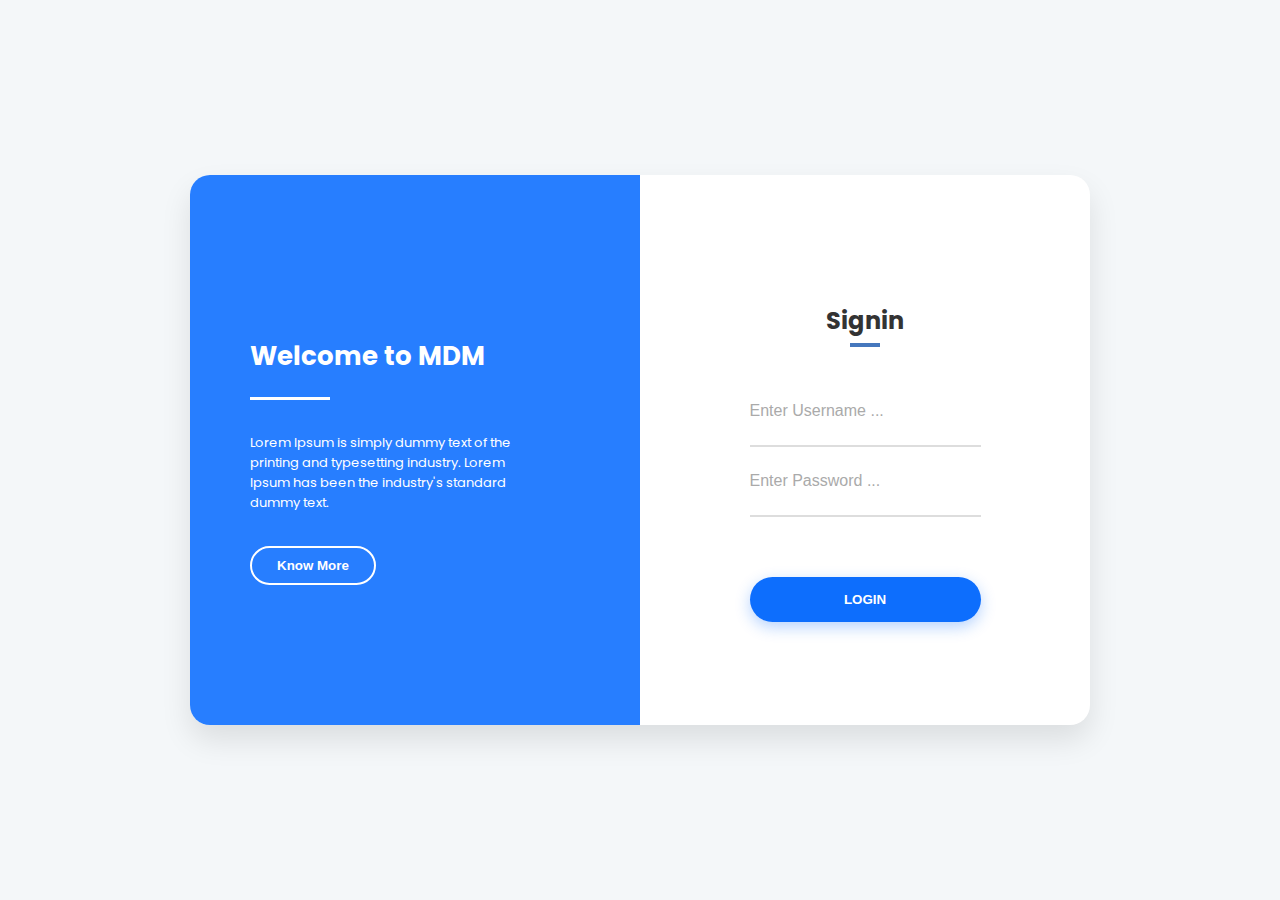
<file: index.html>
<!DOCTYPE html>
<html lang="es">
<head>
    <meta charset="UTF-8">
    <meta name="viewport" content="width=device-width, initial-scale=1.0">
    <title>Formulario de Inicio de Sesión</title>
    <link rel="stylesheet" href="index.css">
    <link href="https://fonts.googleapis.com/css2?family=Poppins:wght@400;500;600&display=swap" rel="stylesheet">
</head>
<body>

    <div class="login">
        <div class="shape shape-left"></div>
        <div class="shape shape-right"></div>

        <div class="info-panel">
            <h2>Welcome to MDM</h2>
            <div class="division-izq"></div>
            <p>
                Lorem Ipsum is simply dummy text of the printing and typesetting industry. Lorem Ipsum has been the industry's standard dummy text.
            </p>
            <button class="know-more-btn">Know More</button>
        </div>

        <div class="form-panel">
            <h3>Signin</h3>
            <div class="division-der"></div>
            <form action="#">
                <div class="input">
                    <input type="text" id="username" name="username" placeholder="Enter Username ..." required>
                </div>
                <div class="input">
                    <input type="password" id="password" name="password" placeholder="Enter Password ..." required>
                </div>
                <button type="submit" class="login-btn">LOGIN</button>
            </form>
        </div>
    </div>

</body>
</html>
</file>
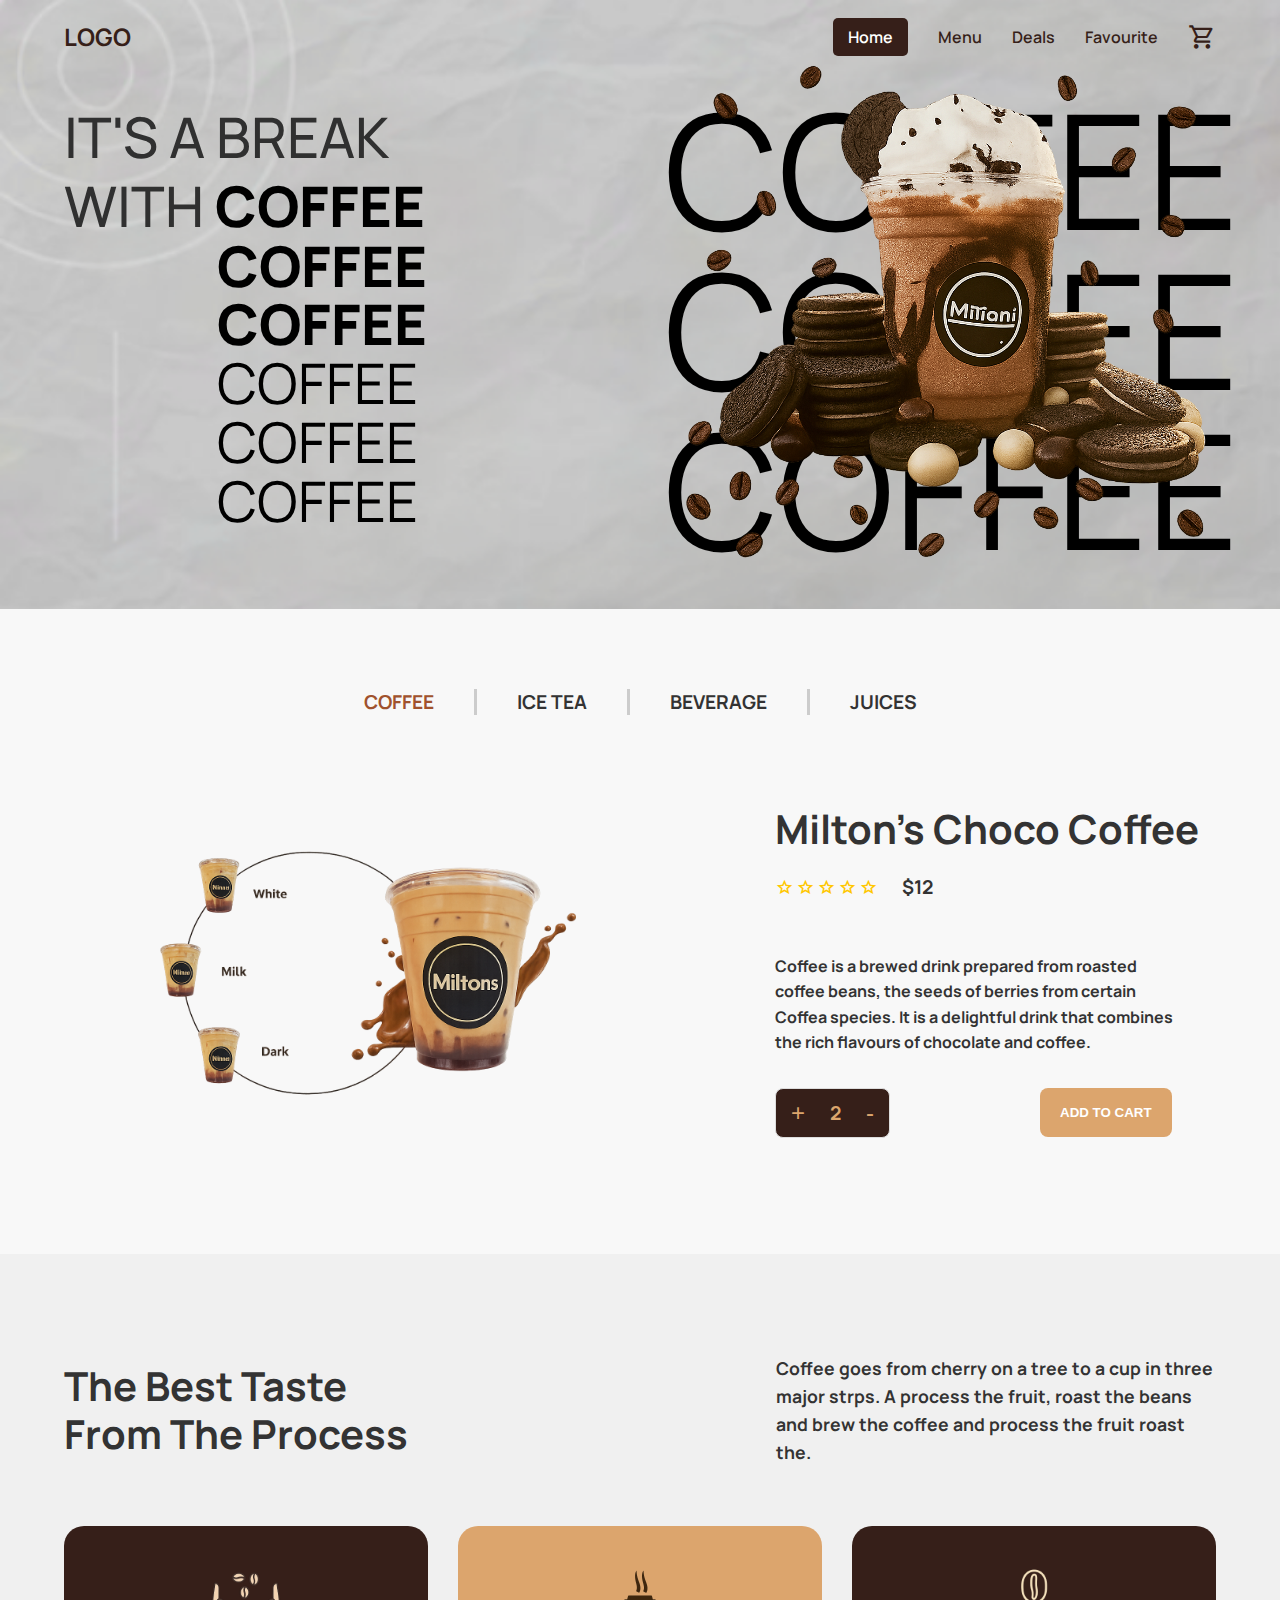
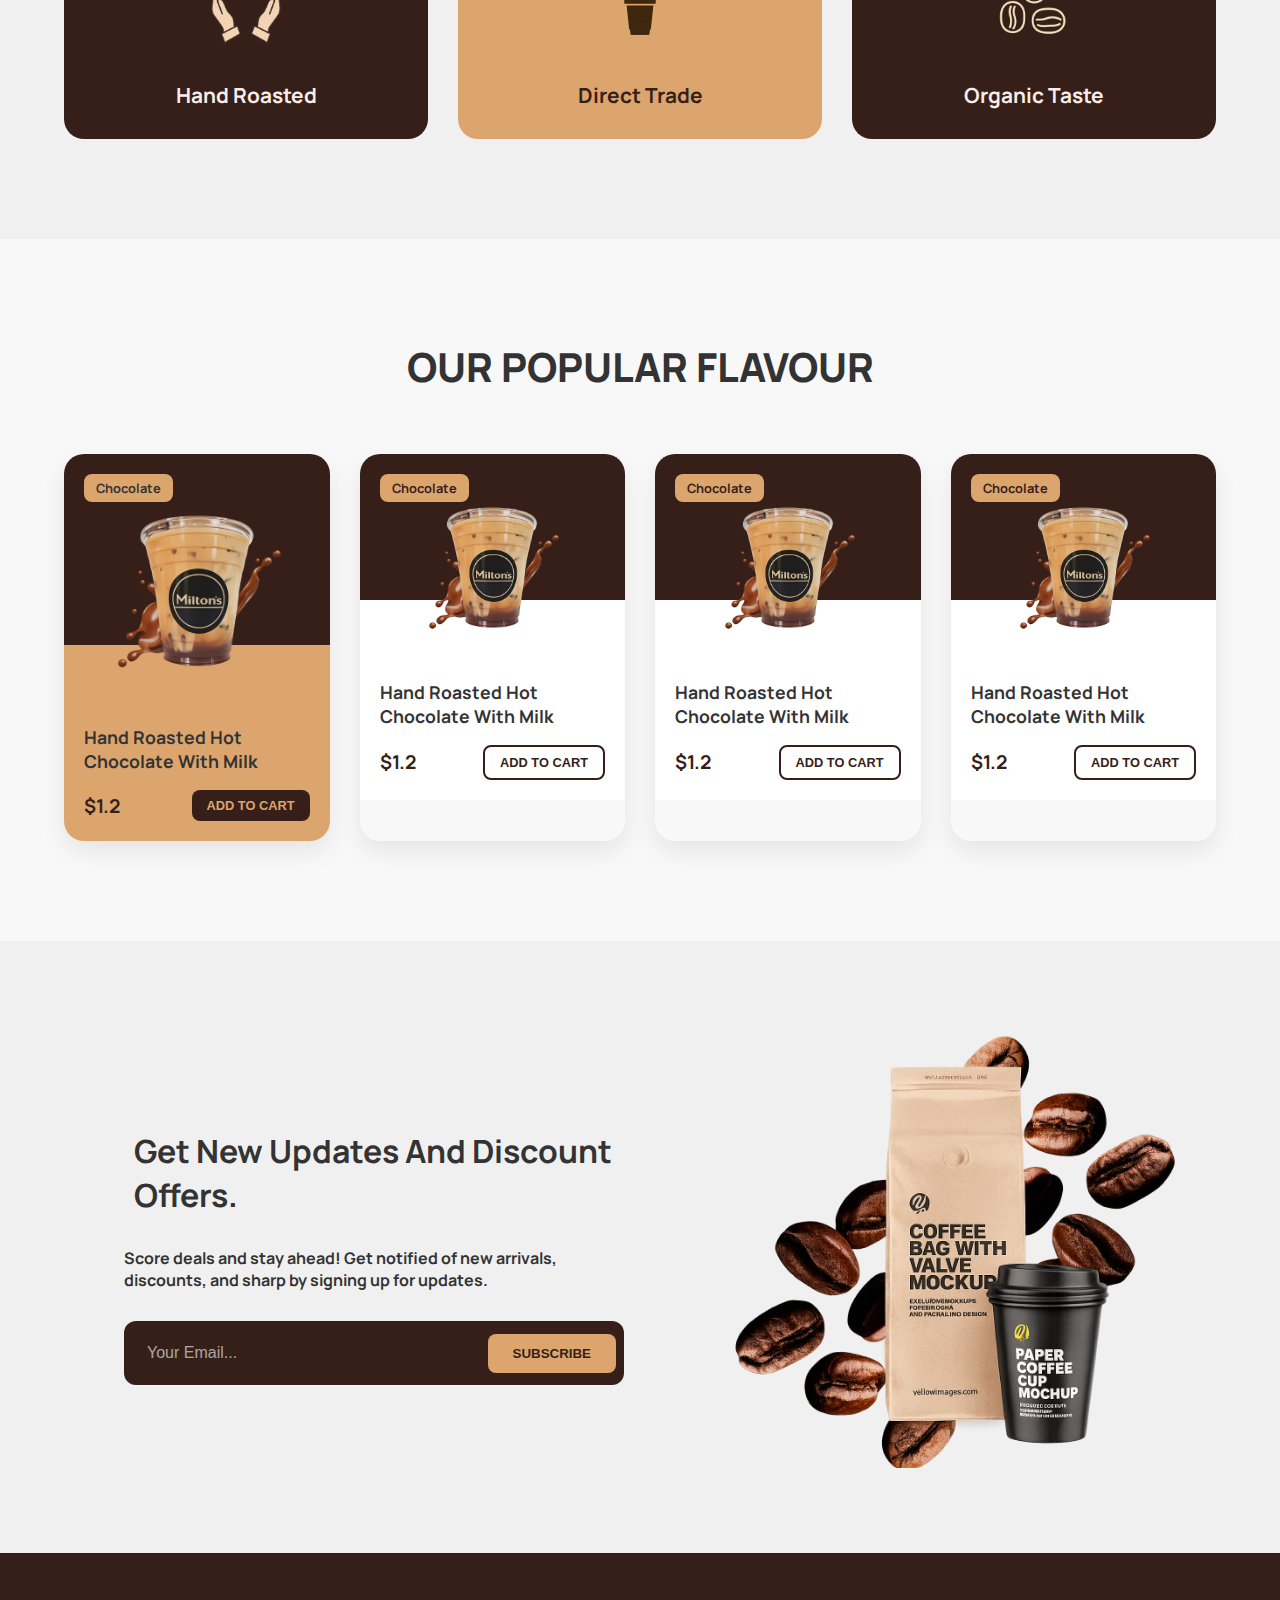
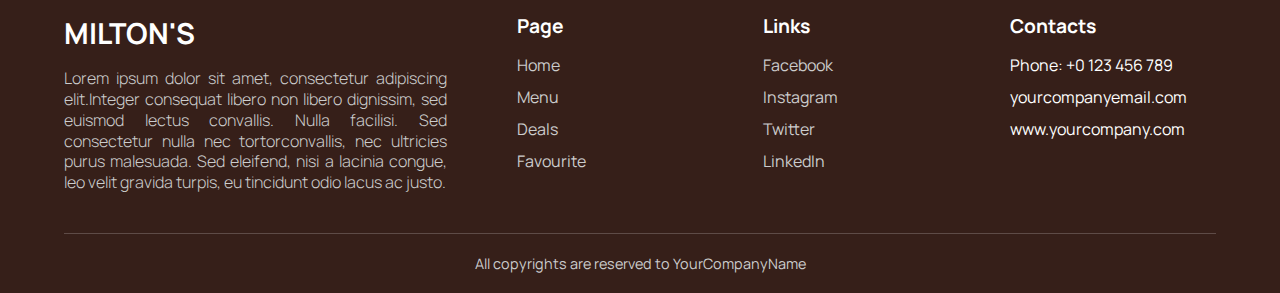
<file: pagina/tarea4.html>
<!DOCTYPE html>
<html lang="es">

<head>
    <meta charset="UTF-8">
    <meta name="viewport" content="width=device-width, initial-scale=1.0">
    <title>Coffee Shop Pagina</title>
    <link rel="stylesheet" href="tarea4.css">
    <link rel="preconnect" href="https://fonts.googleapis.com">
    <link rel="preconnect" href="https://fonts.gstatic.com" crossorigin>
    <link href="https://fonts.googleapis.com/css2?family=Anton&family=Manrope:wght@400;600;700&display=swap"
        rel="stylesheet">
    <link rel="stylesheet"
        href="https://fonts.googleapis.com/css2?family=Material+Symbols+Outlined:opsz,wght,FILL,GRAD@20..48,100..700,0..1,-50..200&icon_names=shopping_cart" />
    <link rel="stylesheet"
        href="https://fonts.googleapis.com/css2?family=Material+Symbols+Outlined:opsz,wght,FILL,GRAD@20..48,100..700,0..1,-50..200" />
</head>

<body>
    <header>
        <div class="container">
            <a href="#" class="logo">LOGO</a>
            <div class="nav-right">
                <nav>
                    <ul>
                        <li><a href="#" class="active">Home</a></li>
                        <li><a href="#">Menu</a></li>
                        <li><a href="#">Deals</a></li>
                        <li><a href="#">Favourite</a></li>
                    </ul>
                </nav>
                <a href="#" class="cart-icon">
                    <span class="material-symbols-outlined">shopping_cart</span>
                </a>
            </div>

        </div>
    </header>

    <main>
        <section class="hero">
            <div class="container">
                <div class="hero-text">
                    <div class="hero-left">
                        <div class="line-1">IT'S A BREAK</div>
                        <div class="line-2">
                            <span class="with">WITH</span>
                            <span class="main-coffee">COFFEE</span>
                        </div>
                    </div>

                    <div class="coffee-column">
                        <div class="stacked-text">
                            <p class="lvl-2">COFFEE</p>
                            <p class="lvl-3">COFFEE</p>
                            <p class="outline-text">COFFEE</p>
                            <p class="outline-text">COFFEE</p>
                            <p class="outline-text">COFFEE</p>
                        </div>
                    </div>
                </div>


                <div class="hero-image">
                    <img src="img/coffee.png" alt="Vaso de café helado con granos de café">
                    <div class="bg-text">
                        <span>CO</span><span>FF</span><span>EE</span>
                        <span>CO</span><span>FF</span><span>EE</span>
                        <span>CO</span><span>FF</span><span>EE</span>
                    </div>
                </div>
            </div>
        </section>

        <section class="main-product">
            <div class="container">
                <nav class="product-nav">
                    <ul>
                        <li><a href="#" class="active">COFFEE</a></li>
                        <li><a href="#">ICE TEA</a></li>
                        <li><a href="#">BEVERAGE</a></li>
                        <li><a href="#">JUICES</a></li>
                    </ul>
                </nav>
                <div class="product-display">
                    <div class="product-image">
                        <img src="img/coffee2.png" alt="Milton's Choco Coffee">
                    </div>
                    <div class="product-details">
                        <h2>Milton's Choco Coffee</h2>

                        <div class="rating-and-price">
                            <div class="rating">
                                <span class="material-symbols-outlined filled">star</span>
                                <span class="material-symbols-outlined filled">star</span>
                                <span class="material-symbols-outlined filled">star</span>
                                <span class="material-symbols-outlined filled">star</span>
                                <span class="material-symbols-outlined filled">star</span>
                            </div>
                            <span class="price">$12</span>
                        </div>
                        <p>Coffee is a brewed drink prepared from roasted coffee beans, the seeds of berries from
                            certain Coffea species. It is a delightful drink that combines the rich flavours of
                            chocolate and coffee.</p>
                        <div class="product-actions">
                            <div class="quantity-selector">
                                <button>+</button>
                                <span>2</span>
                                <button>-</button>
                            </div>
                            <button class="btn-primary">ADD TO CART</button>
                        </div>
                    </div>
                </div>
            </div>
        </section>

        <section class="features">
            <div class="container">
                <div class="features-header">
                    <h2>The Best Taste <br>From The Process</h2>
                    <p>Coffee goes from cherry on a tree to a cup in three major strps. A process the fruit, roast the
                        beans and brew the coffee and process the fruit roast the.</p>
                </div>
                <div class="features-grid">
                    <div class="feature-card">
                        <img src="img/granos con mano.png" alt="Icono de tueste a mano">
                        <h3>Hand Roasted</h3>
                    </div>
                    <div class="feature-card highlighted">
                        <img src="img/vaso de cafe.png" alt="Icono de comercio directo">
                        <h3>Direct Trade</h3>
                    </div>
                    <div class="feature-card dark">
                        <img src="img/granos de cafe.png" alt="Icono de sabor orgánico">
                        <h3>Organic Taste</h3>
                    </div>
                </div>
            </div>
        </section>

        <section class="popular-flavours">
            <div class="container">
                <h2>OUR POPULAR FLAVOUR</h2>
                <div class="products-grid">

                    <div class="product-card1">
                        <div class="card-top1">
                            <span class="tag">Chocolate</span>
                            <img src="img/coffee3.png" alt="Hand Roasted Hot Chocolate">
                        </div>
                        <div class="card-bottom1">
                            <h3>Hand Roasted Hot Chocolate With Milk</h3>
                            <div class="card-footer1">
                                <span class="price1">$1.2</span>
                                <button class="btn-primary1">ADD TO CART</button>
                            </div>
                        </div>
                    </div>

                    <div class="product-card">
                        <div class="card-top">
                            <span class="tag">Chocolate</span>
                            <img src="img/coffee3.png" alt="Otro café de chocolate">
                        </div>
                        <div class="card-bottom">
                            <h3>Hand Roasted Hot Chocolate With Milk</h3>
                            <div class="card-footer">
                                <span class="price">$1.2</span>
                                <button class="btn-primary">ADD TO CART</button>
                            </div>
                        </div>
                    </div>

                    <div class="product-card">
                        <div class="card-top">
                            <span class="tag">Chocolate</span>
                            <img src="img/coffee3.png" alt="Hand Roasted Hot Chocolate">
                        </div>
                        <div class="card-bottom">
                            <h3>Hand Roasted Hot Chocolate With Milk</h3>
                            <div class="card-footer">
                                <span class="price">$1.2</span>
                                <button class="btn-primary">ADD TO CART</button>
                            </div>
                        </div>
                    </div>

                    <div class="product-card">
                        <div class="card-top">
                            <span class="tag">Chocolate</span>
                            <img src="img/coffee3.png" alt="Hand Roasted Hot Chocolate">
                        </div>
                        <div class="card-bottom">
                            <h3>Hand Roasted Hot Chocolate With Milk</h3>
                            <div class="card-footer">
                                <span class="price">$1.2</span>
                                <button class="btn-primary">ADD TO CART</button>
                            </div>
                        </div>
                    </div>

                </div>

            </div>
        </section>

        <section class="newsletter">
            <div class="container">
                <div class="newsletter-content">
                    <h2>Get New Updates And Discount Offers.</h2>
                    <p>Score deals and stay ahead! Get notified of new arrivals, discounts, and sharp by signing up for
                        updates.</p>
                    <form>
                        <input type="email" placeholder="Your Email...">
                        <button type="submit" class="btn-primary">SUBSCRIBE</button>
                    </form>
                </div>
                <div class="newsletter-image">
                    <img src="img/coffee4.png" alt="Bolsa de café y granos de café">
                </div>
            </div>
        </section>
    </main>

    <footer>
        <div class="container">
            <div class="footer-grid">
                <div class="footer-col">
                    <h3>MILTON'S</h3>
                    <p>Lorem ipsum dolor sit amet, consectetur adipiscing elit.Integer consequat libero non libero
                        dignissim, sed euismod lectus convallis. Nulla facilisi. Sed consectetur nulla nec
                        tortorconvallis, nec ultricies purus malesuada. Sed eleifend, nisi a lacinia congue, leo velit
                        gravida turpis, eu tincidunt odio lacus ac justo.
                    </p>
                </div>
                <div class="footer-col">
                    <h4>Page</h4>
                    <ul>
                        <li><a href="#">Home</a></li>
                        <li><a href="#">Menu</a></li>
                        <li><a href="#">Deals</a></li>
                        <li><a href="#">Favourite</a></li>
                    </ul>
                </div>
                <div class="footer-col">
                    <h4>Links</h4>
                    <ul>
                        <li><a href="#">Facebook</a></li>
                        <li><a href="#">Instagram</a></li>
                        <li><a href="#">Twitter</a></li>
                        <li><a href="#">LinkedIn</a></li>
                    </ul>
                </div>
                <div class="footer-col">
                    <h4>Contacts</h4>
                    <ul>
                        <li>Phone: +0 123 456 789</li>
                        <li>yourcompanyemail.com</li>
                        <li>www.yourcompany.com</li>
                    </ul>
                </div>
            </div>
            <div class="copyright">
                <p>All copyrights are reserved to YourCompanyName</p>
            </div>
        </div>
    </footer>

</body>

</html>
</file>
<file: index.css>
body {
    display: flex;
    justify-content: center;
    align-items: center;
    height: 100vh;
    margin: 0;
    font-family: 'Poppins', sans-serif;
    background-color: #f4f7f9;
}

.login {
    display: flex;
    width: 900px;
    height: 550px;
    background-color: #fff;
    border-radius: 20px;
    box-shadow: 0 15px 30px rgba(0, 0, 0, 0.1);
    overflow: hidden;/* Oculta el desbordamiento */
}

.info-panel {
    flex: 1;/* Ocupa la mitad del contenedor */
    background-color: #277EFF;
    color: white;
    padding: 60px;
    display: flex;
    flex-direction: column;
    justify-content: center;
}

.info-panel h2 {
    font-size: 26px;

}

.division-izq {
    width: 80px;
    height: 3px;
    background-color: #fff;
    margin-bottom: 20px;
    display: flex;
    justify-content: center
}

.info-panel p {
    font-size: 13px;
    max-width: 85%;
}

.know-more-btn {
    background: transparent;
    border: 2px solid white;
    color: white;
    padding: 10px 25px;
    border-radius: 25px;
    font-weight: 600;
    /* Negrita */
    cursor: pointer;
    margin-top: 20px;
    /* Cambia el cursor al pasar sobre el botón */
    align-self: flex-start;
    /* Se alinea a la izquierda */
}

.know-more-btn:hover {
    background-color: white;
    color: #0d6efd;
}


.form-panel {
    flex: 1;
    padding: 60px;
    display: flex;
    flex-direction: column;
    justify-content: center;
}

.form-panel h3 {
    margin-bottom: 5px;
    font-size: 24px;
    color: #333;
    display: flex;
    justify-content: center
}

.division-der {
    width: 30px;
    height: 4px;
    background-color: #4577BD;
    margin: 0 auto;/* Centra horizontalmente */
    margin-bottom:30px;
}

.input {
    max-width: 70%;
    margin: 0 auto;
}

.input input {
    width: 100%;
    border: none;
    border-bottom: 2px solid #ddd;
    padding: 25px 0;
    font-size: 16px;
}

.input input::placeholder {
    color: #aaa;
}

.login-btn {
    width: 100%;
    padding: 15px;
    border: none;
    border-radius: 25px;
    background-color: #0d6efd;
    color: white;
    font-weight: 600;
    box-shadow: 0 5px 15px rgba(13, 110, 253, 0.3);
    max-width: 70%;
    display: block; /* Asegura que el elemento se comporte como un bloque */
    margin: 0 auto;
    margin-top: 60px;
}
</file>
<file: pagina/tarea4.css>
/* ===== VARIABLES Y ESTILOS GLOBALES ===== */
:root {
    --primary-color: #A0522D;
    /* Marrón principal (Sienna) */
    --secondary-color: #DCA56D;
    /* Beige (Tan) */
    --texto-claro-color: #F9EDE7;
    /* Marrón claro (Light Brown) */
    --marron-color: #361F19;
    /* Marrón oscuro para texto/fondos */
    --background-color: #f8f8f8;
    --background2-color: #F0F0F0;
    --text-color: #333;
    --white-color: #fff;
    --font-display: 'Anton', sans-serif;
    --font-body: 'Manrope', sans-serif;
}

* {
    margin: 0;
    padding: 0;
    box-sizing: border-box;
}

body {
    font-family: var(--font-body);
    background-color: var(--background-color);
    color: var(--text-color);
}

.container {
    width: 90%;
    max-width: 1200px;
    margin: 0 auto;
}

/* ===== COMPONENTES REUTILIZABLES ===== */
.btn-primary {
    background-color: var(--primary-color);
    color: var(--white-color);
    padding: 12px 28px;
    border: none;
    border-radius: 8px;
    cursor: pointer;
    font-weight: 700;
    transition: background-color 0.3s ease;
}

.btn-primary:hover {
    background-color: #8B4513;
    /* SaddleBrown */
}

/* Apunta al icono dentro de tu enlace */
.btn-secondary .material-symbols-outlined {
    font-size: 28px;
    /* Cambia el tamaño del icono */
    color: var(--marron-color);
    /* Cambia el color del icono */
    vertical-align: middle;
    /* Ayuda a centrarlo verticalmente si hay texto al lado */
}


/* ===== CABECERA ===== */

/* Contenedor principal flotante */
header {
    position: absolute;
    width: 100%;
    top: 0;
    left: 0;
    z-index: 10;
    padding: 20px 0;
}

/* Contenedor del layout (el que tiene display: flex) */
header .container {
    display: flex;
    /* Ahora separa solo 2 elementos: .logo y .nav-right */
    justify-content: space-between;
    /* Alinea verticalmente los 2 elementos en el centro */
    align-items: center;
}

/* Estilo del logo (sin cambios) */
header .logo {
    font-weight: 700;
    font-size: 1.5rem;
    color: var(--marron-color);
    /* Usando el color oscuro para consistencia */
    text-decoration: none;
}

/* Contenedor para la NAV y el ICONO del carrito */
.nav-right {
    display: flex;
    /* Pone la NAV y el ICONO en una fila */
    align-items: center;
    /* Los alinea verticalmente */
    gap: 30px;
    /* Espacio entre la NAV y el ICONO */
}

/* Estilos para la navegación (sin cambios) */
header nav ul {
    display: flex;
    list-style: none;
    gap: 30px;
    margin: 0;
    /* Reseteamos márgenes */
    padding: 0;
    /* Reseteamos padding */
}

header nav a {
    text-decoration: none;
    color: var(--marron-color);
    font-weight: 600;
}

header nav a.active {
    background-color: var(--marron-color);
    color: var(--white-color);
    padding: 8px 15px;
    border-radius: 5px;
}

header nav a:not(.active):hover {
    color: #555;
}

/* Estilo para el icono del carrito */
.cart-icon .material-symbols-outlined {
    font-size: 28px;
    color: var(--marron-color);
    vertical-align: middle;
    /* Ayuda a un mejor centrado */
}

/* ===== SECCIÓN HERO ===== */
.hero {
    /* ANTERIOR: background-color: #EFEBE4; */

    /* --- NUEVAS PROPIEDADES PARA EL FONDO --- */
    background-image: url('img/Designer.png');
    /* Reemplaza con la ruta a tu imagen de fondo */
    background-size: cover;
    /* Cubre todo el área sin distorsionar la imagen */
    background-position: center;
    /* Centra la imagen de fondo */
    background-repeat: no-repeat;
    /* Evita que la imagen se repita */

    padding-top: 50px;
    position: relative;
    /* Importante para los pseudo-elementos si agregamos un overlay */
    z-index: 0;
    /* Asegura que el contenido quede por encima */
}

.hero::before {
    content: '';
    position: absolute;
    top: 0;
    left: 0;
    width: 100%;
    height: 100%;
    background-color: rgba(0, 0, 0, 0.05);
    z-index: 1;
    /* Por debajo del contenido, pero por encima del fondo */
}

.hero .container {
    display: flex;
    align-items: flex-start;
    /* asegura que el texto empiece arriba */
}

.hero-text {
    position: relative;
    top: 3rem;
    /* súbelo hacia arriba; ajusta el valor */
}

/* --- Columna izquierda --- */
.hero-left {
    display: flex;
    flex-direction: column;
}

/* --- Columna derecha (texto apilado) --- */
.coffee-column {
    display: flex;
    flex-direction: column;
    justify-content: flex-start;
    position: relative;
}

/* --- Ajuste fino para que el COFFEE apilado empiece exactamente a la misma altura --- */
.stacked-text {
    position: absolute;
    left: 100%;
    /* se coloca justo a la derecha del texto principal */
    margin-left: -13rem;
    /* mueve más a la izquierda si está desplazado */
}


.line-1 {
    font-size: 3.5rem;
    font-weight: 500;
    color: var(--text-color);
}

.line-2 {
    font-size: 3.5rem;
    font-weight: 500;
    color: var(--text-color);
    line-height: 1.1;
}

/* Primera palabra COFFEE */
.main-coffee {
    font-family: var(--font-body);
    font-size: 3.5rem;
    font-weight: 900;
    line-height: 1.1;
    color: #000;
    margin-top: 0.2rem;
    /* Ajusta este valor para alineación fina */
}

.stacked-text p {
    font-family: var(--font-body);
    font-size: 3.5rem;
    line-height: 1.05;
    margin: 0;
}

/* Relleno sólido */
.lvl-2,
.lvl-3 {
    color: #000;
    font-weight: 900;
}

/* Texto con contorno */
.outline-text {
    color: #000;
    /* gris medio */

}

.hero-image {
    flex: 1;
    position: relative;
    text-align: center;
    left: 130px;
    /* mueve todo el bloque a la derecha */
}


.hero-image img {
    max-width: 70%;
    position: relative;
    z-index: 2;
    /* Asegura que la imagen de café esté sobre todo */
}

.bg-text {
    font-family: var(--font-body);
    font-size: 10rem;
    color: #000;
    position: absolute;
    top: 50%;
    left: 50%;
    transform: translate(-50%, -50%);
    line-height: 1;
    z-index: 1;
}

/* ===== SECCIÓN PRODUCTO PRINCIPAL ===== */
.main-product {
    padding: 80px 0;
}


.product-nav ul {
    display: flex;
    justify-content: center;
    list-style: none;
    margin-bottom: 50px;
}

/* --- CAMBIOS PARA LAS LÍNEAS DIVISORIAS --- */

/* Estilo para cada elemento de la lista */
.product-nav li {
    /* Añadimos un borde izquierdo (la línea vertical) */
    border-left: 3px solid #ccc;
    /* Grosor, estilo y color de la línea */

    /* Añadimos espacio a la izquierda de la línea */
    margin-left: 40px;

    /* Añadimos espacio a la derecha de la línea (antes del texto) */
    padding-left: 40px;
}

/* Eliminamos el borde y el espacio del PRIMER elemento ("COFFEE") */
.product-nav li:first-child {
    border-left: none;
    margin-left: 0;
    padding-left: 0;
}

/* Estilo para los enlaces de texto */
.product-nav a {
    text-decoration: none;
    color: var(--text-color);
    font-weight: 700;
    font-size: 1.2rem;
}

/* Estilo para el enlace activo */
.product-nav a.active {
    color: var(--primary-color);
}

.product-display {
    display: flex;
    align-items: center;
    gap: 50px;
}

.product-image {
    flex: 1;
    text-align: center;
}

.product-image img {
    max-width: 110%;
}

.product-details {
    flex: 1;
    position: relative;
    left: 110px;
    /* mueve todo el bloque a la derecha */
}

.product-details h2 {
    font-size: 2.5rem;
}

.product-details .price {
    font-size: 2rem;
    color: var(--primary-color);
    font-weight: 700;
    margin: 10px 0;
    display: block;
}

.product-details p {
    line-height: 1.6;
    font-weight: 700;
    margin-bottom: 30px;
    color: var(--text-color);
    margin: 20px 150px 20px 0px;

}

.product-actions {
    display: flex;
    align-items: center;
    gap: 20px;
}

.quantity-selector {
    display: flex;
    align-items: center;
    background-color: var(--marron-color);
    color: var(--secondary-color);
    border-radius: 30%;
}

.quantity-selector button {
    background: var(--marron-color);
    color: var(--secondary-color);
    border: none;
    font-size: 1.5rem;
    padding: 10px 15px;
    cursor: pointer;
    border-radius: 30%;
}

.quantity-selector span {
    font-size: 1.2rem;
    font-weight: 700;
    padding: 0 10px;
}

/* 1. Hacemos el contenedor un flexbox vertical */
.product-details {
    flex: 1;
    display: flex;
    flex-direction: column;
    /* Apila los elementos verticalmente */
    align-items: flex-start;
    /* Alinea todo a la izquierda */
}

/* 2. Estilos para el título */
.product-details h2 {
    font-size: 2.5rem;
    margin-bottom: 0.5rem;
    /* Espacio antes del bloque estrellas/precio */
}

/* 3. Estilos para el contenedor de las estrellas */
.product-details .rating-and-price {
    display: flex;
    /* Los pone uno al lado del otro */
    align-items: center;
    /* Los alinea verticalmente por el centro */
    gap: 1.5rem;
    /* Espacio entre las estrellas y el precio */
    margin-bottom: 1.5rem;
    /* Espacio antes del párrafo de descripción */
}

/* 4. Estilos para cada estrella individual */
.product-details .rating {
    display: flex;
    /* Pone las estrellas en una fila */
    gap: 2px;
    /* Pequeño espacio entre cada estrella */
}

/* 5. Estilos para el precio */
.product-details .rating .material-symbols-outlined {
    font-size: 1.2rem;
    /* Tamaño de las estrellas */
    color: #FFC700;
    /* Un color dorado/amarillo para las estrellas */
    /* Asegúrate de que tienes el enlace a Material Symbols en tu HTML <head> */
}

/* 5. Estilos para el precio */
.product-details .price {
    font-size: 1.2rem;
    /* Tamaño del precio (ajustado para que no sea tan grande) */
    color: #333;
    /* Color del precio (ajustado para que sea oscuro) */
    font-weight: 700;
    /* Ya no necesita margin-bottom aquí, lo controla .rating-and-price */
}

/* 6. Estilos para el párrafo de descripción */
.product-details p {
    line-height: 1.6;
    margin-bottom: 2rem;
    max-width: 450px;
}

/* 7. Estilos para los botones de acción (sin cambios, pero se incluye para contexto) */
.product-actions {
    display: flex;
    /* Asegura que los elementos estén en una fila */
    align-items: center;
    /* Los alinea verticalmente */
    /* Añade un espacio de 20px entre el selector y el botón */
    gap: 150px;
    margin-top: auto;
    /* Mantiene los botones en la parte inferior */
}

.quantity-selector {
    display: flex;
    align-items: center;
    border: 1px solid #ddd;
    border-radius: 8px;
}

.quantity-selector button {
    background: none;
    border: none;
    font-size: 1.5rem;
    padding: 10px 15px;
    cursor: pointer;
}

.quantity-selector span {
    font-size: 1.2rem;
    font-weight: 700;
    padding: 0 10px;
}

.btn-primary {
    background-color: var(--secondary-color);
    padding: 17px 20px;
}

/* ===== SECCIÓN CARACTERÍSTICAS ===== */

.features {
    background-color: var(--background2-color);
    padding: 100px 0;
    /* Un poco más de espacio vertical */
    text-align: left;
}

/* --- CORRECCIÓN: Usamos Flexbox para crear las dos columnas de texto --- */
.features-header {
    display: flex;
    /* <-- ¡LA MAGIA! Activa el modo de columnas */
    justify-content: space-between;
    /* Empuja las columnas a los extremos */
    align-items: center;
    /* Las alinea verticalmente */
    gap: 20rem;
    /* Espacio entre las columnas */
    max-width: 9000px;
    /* Un ancho máximo para que no se separen demasiado */
    margin: 0 0 60px 0px;
    /* Centra el bloque y le da espacio inferior */
}

/* Columna 1: El título */
.features-header h2 {
    flex-basis: 40%;
    /* Asigna un 40% del ancho al título */
    font-size: 2.5rem;
    line-height: 1.2;
}

/* Columna 2: El párrafo */
.features-header p {
    flex-basis: 45%;
    font-size: 1.1rem;
    line-height: 1.6;
    font-weight: 700;
    color: var(--text-color);
    /* Un gris oscuro para el párrafo */
}

/* La cuadrícula de 3 tarjetas no cambia */
.features-grid {
    display: grid;
    grid-template-columns: repeat(3, 1fr);
    gap: 30px;
}

/* --- CORRECCIÓN: Estilos para cada tarjeta individual --- */
.feature-card {
    /* --- CAMBIO: Padding reducido, especialmente vertical --- */
    padding: 5px 40px 30px;
    border-radius: 20px;
    /* Bordes un poco más redondeados */
    background-color: var(--marron-color);
    color: var(--texto-claro-color);

    /* --- NUEVO: Centrar el contenido DENTRO de la tarjeta --- */
    display: flex;
    flex-direction: column;
    justify-content: center;
    align-items: center;
    text-align: center;
}

.feature-card.highlighted {
    background-color: var(--secondary-color);
    color: var(--marron-color);
}

.feature-card img {
    height: 150px;
    /* Damos una altura fija a los iconos para consistencia */

}

.feature-card h3 {
    font-size: 1.3rem;
    font-weight: 700;
}

/* ===== SECCIÓN SABORES POPULARES ===== */
.popular-flavours {
    padding: 100px 0;
    text-align: center;
}

.popular-flavours h2 {
    font-size: 2.5rem;
    margin-bottom: 60px;
    font-weight: 800;
}


.products-grid {
    display: grid;
    grid-template-columns: repeat(4, 1fr);
    gap: 30px;
}

/* (El resto de los estilos de la tarjeta que ya corregimos) */
.product-card {
    border-radius: 20px;
    overflow: hidden;
    box-shadow: 0 10px 25px rgba(0, 0, 0, 0.08);
    text-align: left;
}

.product-card1 {
    border-radius: 20px;
    overflow: hidden;
    box-shadow: 0 10px 25px rgba(0, 0, 0, 0.08);
    text-align: left;
}

/* 2. La parte superior (tendrá el fondo oscuro) */
.card-top {
    background-color: var(--marron-color);
    /* Fondo oscuro */
    position: relative;
    /* Necesario para posicionar la etiqueta "Chocolate" */
    text-align: center;
    padding: 20px 20px 0 20px;
    /* Padding superior, sin padding inferior */
}

.card-top1 {
    background-color: var(--marron-color);
    /* Fondo oscuro */
    position: relative;
    /* Necesario para posicionar la etiqueta "Chocolate" */
    text-align: center;
    padding: 20px 20px 0 20px;
    /* Padding superior, sin padding inferior */
}

/* 3. La imagen del café (EL TRUCO MÁS IMPORTANTE) */
.card-top img {
    width: 80%;
    position: relative;
    z-index: 2;
    /* Se asegura que la imagen esté por encima de la sección inferior */
    margin-bottom: -60px;
}

.card-top1 img {
    width: 100%;
    position: relative;
    z-index: 2;
    /* Se asegura que la imagen esté por encima de la sección inferior */
    margin-bottom: -60px;
}

/* 4. La etiqueta "Chocolate" */
.product-card .tag {
    position: absolute;
    top: 20px;
    left: 20px;
    background-color: var(--secondary-color);
    color: var(--marron-color);
    padding: 5px 12px;
    border-radius: 8px;
    font-size: 0.8rem;
    font-weight: 700;
}

.product-card1 .tag {
    position: absolute;
    top: 20px;
    left: 20px;
    background-color: var(--secondary-color);
    color: var(--dark-color);
    padding: 5px 12px;
    border-radius: 8px;
    font-size: 0.8rem;
    font-weight: 700;
}

/* 5. La parte inferior (tendrá el fondo claro) */
.card-bottom {
    background-color: var(--white-color);
    /* Fondo claro/tan */
    padding: 80px 20px 20px 20px;
}

.card-bottom1 {
    background-color: var(--secondary-color);
    /* Fondo claro/tan */
    padding: 80px 20px 20px 20px;
}

/* 6. El título del producto */
.product-card h3 {
    font-size: 1.1rem;
    font-weight: 700;
    line-height: 1.4;
    margin-bottom: 1rem;
    color: var(--dark-color);
}

.product-card1 h3 {
    font-size: 1.1rem;
    font-weight: 700;
    line-height: 1.4;
    margin-bottom: 1rem;
    color: var(--dark-color);
}

/* 7. El footer (precio y botón) */
.card-footer {
    display: flex;
    justify-content: space-between;
    align-items: center;
}

.card-footer1 {
    display: flex;
    justify-content: space-between;
    align-items: center;
}

/* 8. El precio */
.card-footer .price {
    font-size: 1.2rem;
    font-weight: 700;
    color: var(--marron-color);
}

.card-footer1 .price1 {
    font-size: 1.2rem;
    font-weight: 700;
    color: var(--marron-color);
}

/* 9. El botón "ADD TO CART" */
.product-card .btn-primary {
    background-color: var(--white-color);
    /* Fondo oscuro sólido */
    color: var(--marron-color);
    /* Texto blanco */
    border: none;
    /* Sin borde */
    border: 2px solid var(--marron-color);
    padding: 8px 15px;
    font-size: 0.8rem;
    font-weight: 700;
    border-radius: 8px;
    cursor: pointer;
    transition: all 0.3s ease;
}

.product-card1 .btn-primary1 {
    background-color: var(--marron-color);
    /* Fondo oscuro sólido */
    color: var(--secondary-color);
    /* Texto blanco */
    border: none;
    /* Sin borde */
    padding: 8px 15px;
    font-size: 0.8rem;
    font-weight: 700;
    border-radius: 8px;
    cursor: pointer;
    transition: all 0.3s ease;
}

.product-card .btn-primary:hover {
    background-color: #000;
    /* Un negro más intenso al pasar el ratón */
}

.product-card1 .btn-primary:hover {
    background-color: #000;
    /* Un negro más intenso al pasar el ratón */
}

.popular-flavours {
    padding: 100px 0;
    text-align: center;
}

.popular-flavours h2 {
    font-size: 2.5rem;
    margin-bottom: 60px;
    font-weight: 800;
}

.products-grid {
    display: grid;
    grid-template-columns: repeat(4, 1fr);
    gap: 30px;
}

.product-card {
    border-radius: 20px;
    overflow: hidden;
    box-shadow: 0 10px 25px rgba(0, 0, 0, 0.08);
    text-align: left;
}

/* ===== SECCIÓN NEWSLETTER ===== */
.newsletter {
    padding: 80px 0;
    background-color: var(--background2-color);
}

.newsletter .container {
    display: flex;
    align-items: center;
    color: var(--text-color);
    border-radius: 20px;
    padding: 0 60px;
}

.newsletter-content {
    flex: 1;
}

.newsletter-content h2 {
    font-size: 2rem;
    margin: 20px 10px 30px;
}

.newsletter-content p {
    font-weight: 700;
    margin: 20px 0 30px 0;
}

.newsletter-image {
    flex: 1;
    text-align: right;
}

.newsletter-image img {
    max-width: 130%;
}

/* 1. El <form> se convierte en la barra oscura principal */
.newsletter-content form {
    display: flex; /* Pone el input y el botón en una fila */
    align-items: center; /* Los centra verticalmente */
    
    background-color: var(--marron-color); /* Usamos tu variable para el fondo oscuro */
    border-radius: 12px; /* Bordes redondeados para la barra completa */
    padding: 8px; /* Pequeño espacio interno */
    
    max-width: 500px; /* Un ancho máximo para que no sea demasiado grande */
    overflow: hidden; /* Asegura que el botón no se salga de los bordes redondeados */
}

/* 2. El campo de texto <input> se hace transparente */
.newsletter-content input {
    flex-grow: 1; /* Ocupa todo el espacio horizontal que pueda */
    
    /* --- ¡LA CLAVE DEL DISEÑO! --- */
    background-color: transparent; /* Fondo transparente para ver el color de la barra */
    border: none; /* Quitamos cualquier borde */
    outline: none; /* Quitamos el contorno azul al hacer clic */
    
    padding: 15px;
    font-size: 1rem;
    color: var(--white-color); /* Color para el texto que escribe el usuario */
}

/* 3. Estilo para el texto del placeholder ("Your Email...") */
.newsletter-content input::placeholder {
    color: rgba(255, 255, 255, 0.6); /* Un blanco semitransparente para el placeholder */
}

/* 4. El botón "SUBSCRIBE" */
.newsletter-content button {
    background-color: var(--secondary-color); /* Usamos tu variable para el fondo beige */
    color: var(--marron-color); /* Texto oscuro para que contraste */
    
    border: none;
    border-radius: 8px; /* Bordes redondeados para el botón */
    padding: 12px 25px;
    
    font-weight: 700;
    cursor: pointer;
    transition: background-color 0.3s ease;
    flex-shrink: 0; /* Evita que el botón se encoja */
}

.newsletter-content button:hover {
    background-color: #c9985a; /* Un tono un poco más oscuro al pasar el ratón */
}

/* ===== PIE DE PÁGINA ===== */
footer {
    background-color: var(--marron-color);
    color: var(--white-color);
    padding: 60px 0 20px 0;
}

.footer-grid {
    display: grid;
    grid-template-columns: 2fr 1fr 1fr 1fr;
    gap: 40px;
    padding-bottom: 40px;
    border-bottom: 1px solid rgba(255, 255, 255, 0.2);
}

.footer-col h3 {
    font-size: 1.8rem;
    margin-bottom: 15px;
}

.footer-col h4 {
    font-size: 1.2rem;
    margin-bottom: 15px;
}

.footer-col ul {
    list-style: none;
}

.footer-col ul li {
    margin-bottom: 10px;
}

.footer-col a {
    text-decoration: none;
    color: #ccc;
}

.footer-col a:hover {
    color: var(--white-color);
}

.footer-col p {
    padding: 0 30px 0 0;
    line-height: 1.3;
    color: #ccc;
    text-align: justify;
    font-weight: 300;
}

.copyright {
    text-align: center;
    padding-top: 20px;
    font-size: 0.9rem;
    color: #ccc;
}
</file>
